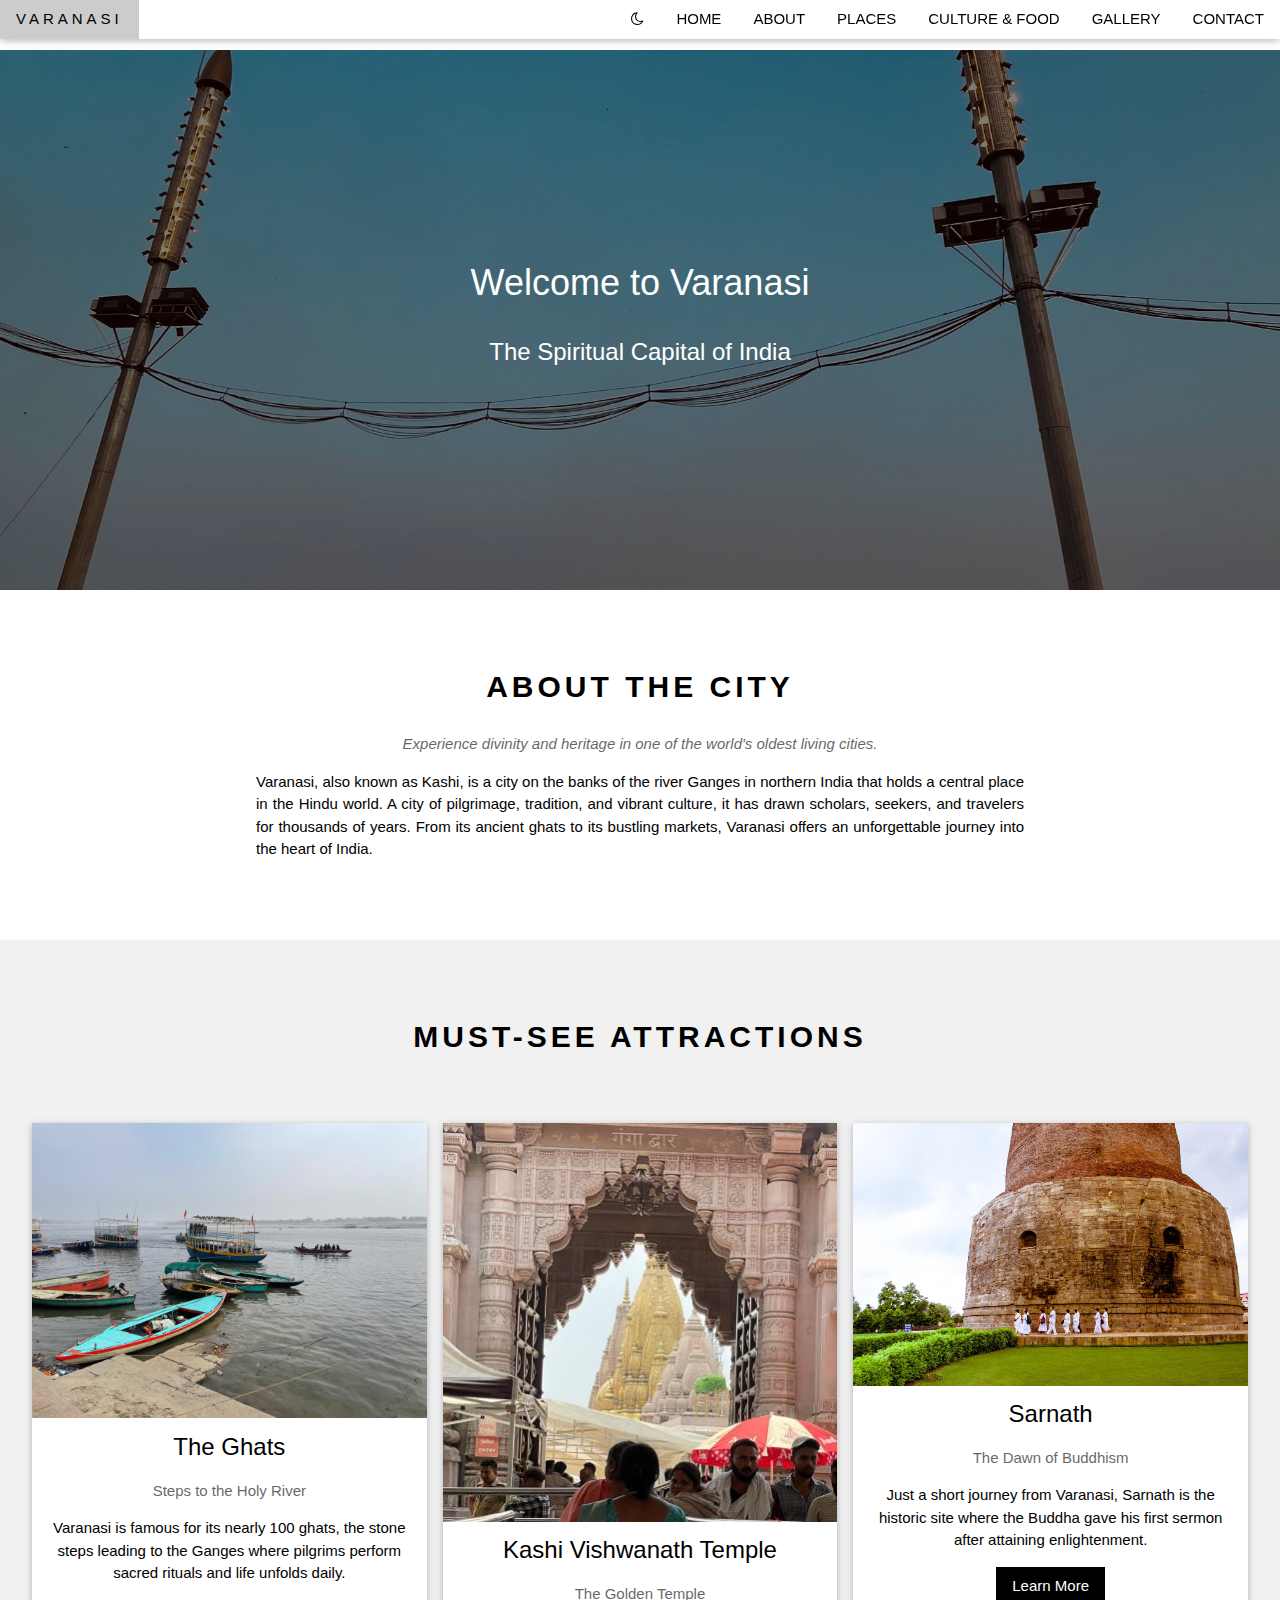
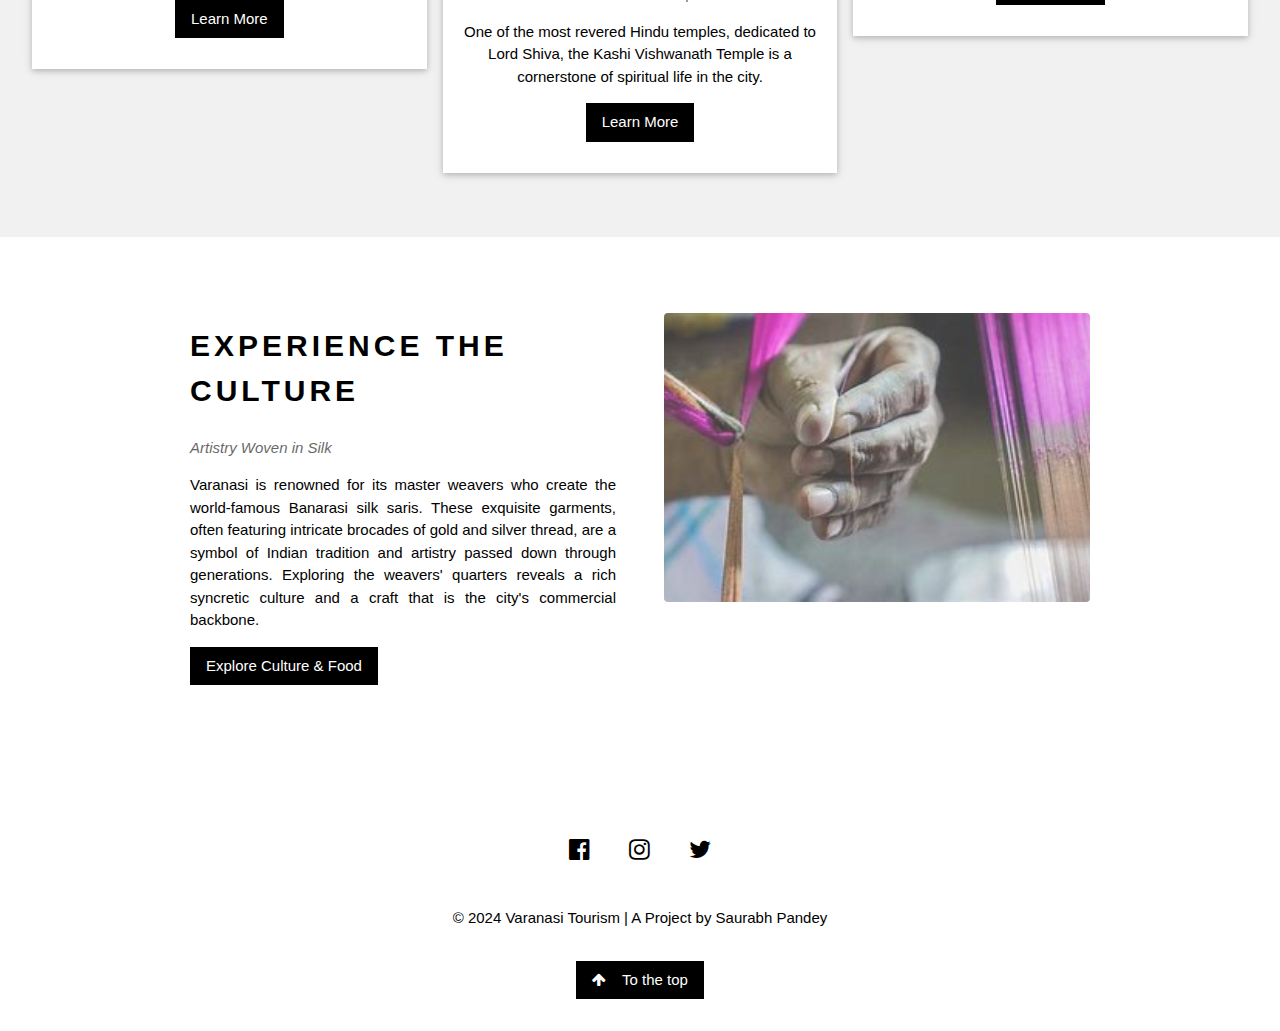
<file: index.html>
<!DOCTYPE html>
<html lang="en">
  <head>
    <meta charset="UTF--8" />
    <meta http-equiv="X-UA-Compatible" content="IE=edge" />
    <meta name="viewport" content="width=device-width, initial-scale=1.0" />
    <title>Varanasi Tourism - Welcome</title>
    <link rel="stylesheet" href="https://www.w3schools.com/w3css/4/w3.css" />
    <link rel="stylesheet" href="css/style.css" />
    <link rel="stylesheet" href="https://cdnjs.cloudflare.com/ajax/libs/font-awesome/4.7.0/css/font-awesome.min.css">
  </head>
  <body>
    <!-- Navigation Bar -->
    <div class="w3-top">
      <div class="w3-bar w3-white w3-card" id="myNavbar">
        <a href="index.html" class="w3-bar-item w3-button w3-wide">VARANASI</a>
        <div class="w3-right w3-hide-small">
          <a href="index.html" class="w3-bar-item w3-button">HOME</a>
          <a href="about.html" class="w3-bar-item w3-button">ABOUT</a>
          <a href="places.html" class="w3-bar-item w3-button">PLACES</a>
          <a href="culture.html" class="w3-bar-item w3-button">CULTURE & FOOD</a>
          <a href="gallery.html" class="w3-bar-item w3-button">GALLERY</a>
          <a href="contact.html" class="w3-bar-item w3-button">CONTACT</a>
        </div>
        <a href="javascript:void(0)" class="w3-bar-item w3-button w3-right" onclick="toggleTheme()">
          <i class="fa fa-moon-o" id="theme-icon"></i>
        </a>
        <a href="javascript:void(0)" class="w3-bar-item w3-button w3-right w3-hide-large w3-hide-medium" onclick="toggleMenu()">
          <i class="fa fa-bars"></i>
        </a>
      </div>
    </div>

    <!-- Navbar on small screens (collapsible) -->
    <div id="navDemo" class="w3-bar-block w3-white w3-hide w3-hide-large w3-hide-medium w3-top" style="margin-top: 46px">
      <a href="index.html" class="w3-bar-item w3-button w3-padding-large">HOME</a>
      <a href="about.html" class="w3-bar-item w3-button w3-padding-large">ABOUT</a>
      <a href="places.html" class="w3-bar-item w3-button w3-padding-large">PLACES</a>
      <a href="culture.html" class="w3-bar-item w3-button w3-padding-large">CULTURE & FOOD</a>
      <a href="gallery.html" class="w3-bar-item w3-button w3-padding-large">GALLERY</a>
      <a href="contact.html" class="w3-bar-item w3-button w3-padding-large">CONTACT</a>
    </div>

    <!-- Main Page Content -->
    <main>
      <!-- Hero Section with Background Image -->
      <header class="hero-image w3-display-container w3-center">
        <div class="hero-text">
          <h1 class="w3-xxlarge">Welcome to Varanasi</h1>
          <p class="w3-xlarge">The Spiritual Capital of India</p>
        </div>
      </header>

      <!-- Introduction Section -->
      <section class="w3-container w3-content w3-padding-64" style="max-width: 800px">
        <h2 class="w3-wide w3-center">ABOUT THE CITY</h2>
        <p class="w3-opacity w3-center"><i>Experience divinity and heritage in one of the world's oldest living cities.</i></p>
        <p class="w3-justify">
          Varanasi, also known as Kashi, is a city on the banks of the river Ganges in northern India that holds a central place in the Hindu world. A city of pilgrimage, tradition, and vibrant culture, it has drawn scholars, seekers, and travelers for thousands of years. From its ancient ghats to its bustling markets, Varanasi offers an unforgettable journey into the heart of India.
        </p>
      </section>

      <!-- Must-See Attractions Section -->
      <section class="w3-container w3-light-grey w3-padding-64">
        <h2 class="w3-wide w3-center">MUST-SEE ATTRACTIONS</h2>
        <div class="w3-row-padding w3-center" style="margin-top:64px">
          
          <div class="w3-third">
            <div class="w3-card w3-white">
              <img src="images/ghat.jpg" alt="The Ghats" style="width:100%">
              <div class="w3-container">
                <h3>The Ghats</h3>
                <p class="w3-opacity">Steps to the Holy River</p>
                <p>Varanasi is famous for its nearly 100 ghats, the stone steps leading to the Ganges where pilgrims perform sacred rituals and life unfolds daily.</p>
                <p><a href="places.html" class="w3-button w3-black w3-margin-bottom">Learn More</a></p>
              </div>
            </div>
          </div>

          <div class="w3-third">
            <div class="w3-card w3-white">
              <img src="images/vishwanath-ji.jpg" alt="Kashi Vishwanath" style="width:100%">
              <div class="w3-container">
                <h3>Kashi Vishwanath Temple</h3>
                <p class="w3-opacity">The Golden Temple</p>
                <p>One of the most revered Hindu temples, dedicated to Lord Shiva, the Kashi Vishwanath Temple is a cornerstone of spiritual life in the city.</p>
                <p><a href="places.html" class="w3-button w3-black w3-margin-bottom">Learn More</a></p>
              </div>
            </div>
          </div>

          <div class="w3-third">
            <div class="w3-card w3-white">
              <img src="images/sarnath.jpg" alt="Sarnath" style="width:100%">
              <div class="w3-container">
                <h3>Sarnath</h3>
                <p class="w3-opacity">The Dawn of Buddhism</p>
                <p>Just a short journey from Varanasi, Sarnath is the historic site where the Buddha gave his first sermon after attaining enlightenment.</p>
                <p><a href="places.html" class="w3-button w3-black w3-margin-bottom">Learn More</a></p>
              </div>
            </div>
          </div>

        </div>
      </section>

      <!-- Experience Culture Section -->
      <section class="w3-container w3-content w3-padding-64">
          <div class="w3-row">
              <div class="w3-col m6 w3-padding-large">
                 <h2 class="w3-wide">EXPERIENCE THE CULTURE</h2>
                 <p class="w3-opacity"><i>Artistry Woven in Silk</i></p>
                 <p class="w3-justify">Varanasi is renowned for its master weavers who create the world-famous Banarasi silk saris. These exquisite garments, often featuring intricate brocades of gold and silver thread, are a symbol of Indian tradition and artistry passed down through generations. Exploring the weavers' quarters reveals a rich syncretic culture and a craft that is the city's commercial backbone.</p>
                 <p><a href="culture.html" class="w3-button w3-black">Explore Culture & Food</a></p>
              </div>
              <div class="w3-col m6 w3-padding-large w3-hide-small">
                 <img src="images/weavers.jpeg" class="w3-round w3-image w3-opacity-min" alt="Banarasi Silk" style="width:100%">
              </div>
          </div>
      </section>

    </main>

    <footer class="w3-container w3-padding-32 w3-center">
    <div class="w3-xlarge w3-padding-16">
        <!-- Social Media Icons for the Website -->
        <a href="#" class="w3-button w3-hover-opacity" title="Facebook"><i class="fa fa-facebook-official"></i></a>
        <a href="#" class="w3-button w3-hover-opacity" title="Instagram"><i class="fa fa-instagram"></i></a>
        <a href="#" class="w3-button w3-hover-opacity" title="Twitter"><i class="fa fa-twitter"></i></a>
    </div>
    <p>&copy; 2024 Varanasi Tourism | A Project by Saurabh Pandey</p>
    <a href="#" class="w3-button w3-black w3-margin-top"><i class="fa fa-arrow-up w3-margin-right"></i>To the top</a>
</footer>
    
    <script src="js/script.js"></script>
    <script>
      document.addEventListener('DOMContentLoaded', applySavedTheme);
      function toggleMenu() {
        var x = document.getElementById("navDemo");
        if (x.className.indexOf("w3-show") == -1) { x.className += " w3-show"; } 
        else { x.className = x.className.replace(" w3-show", ""); }
      }
    </script>
  </body>
</html>
</file>
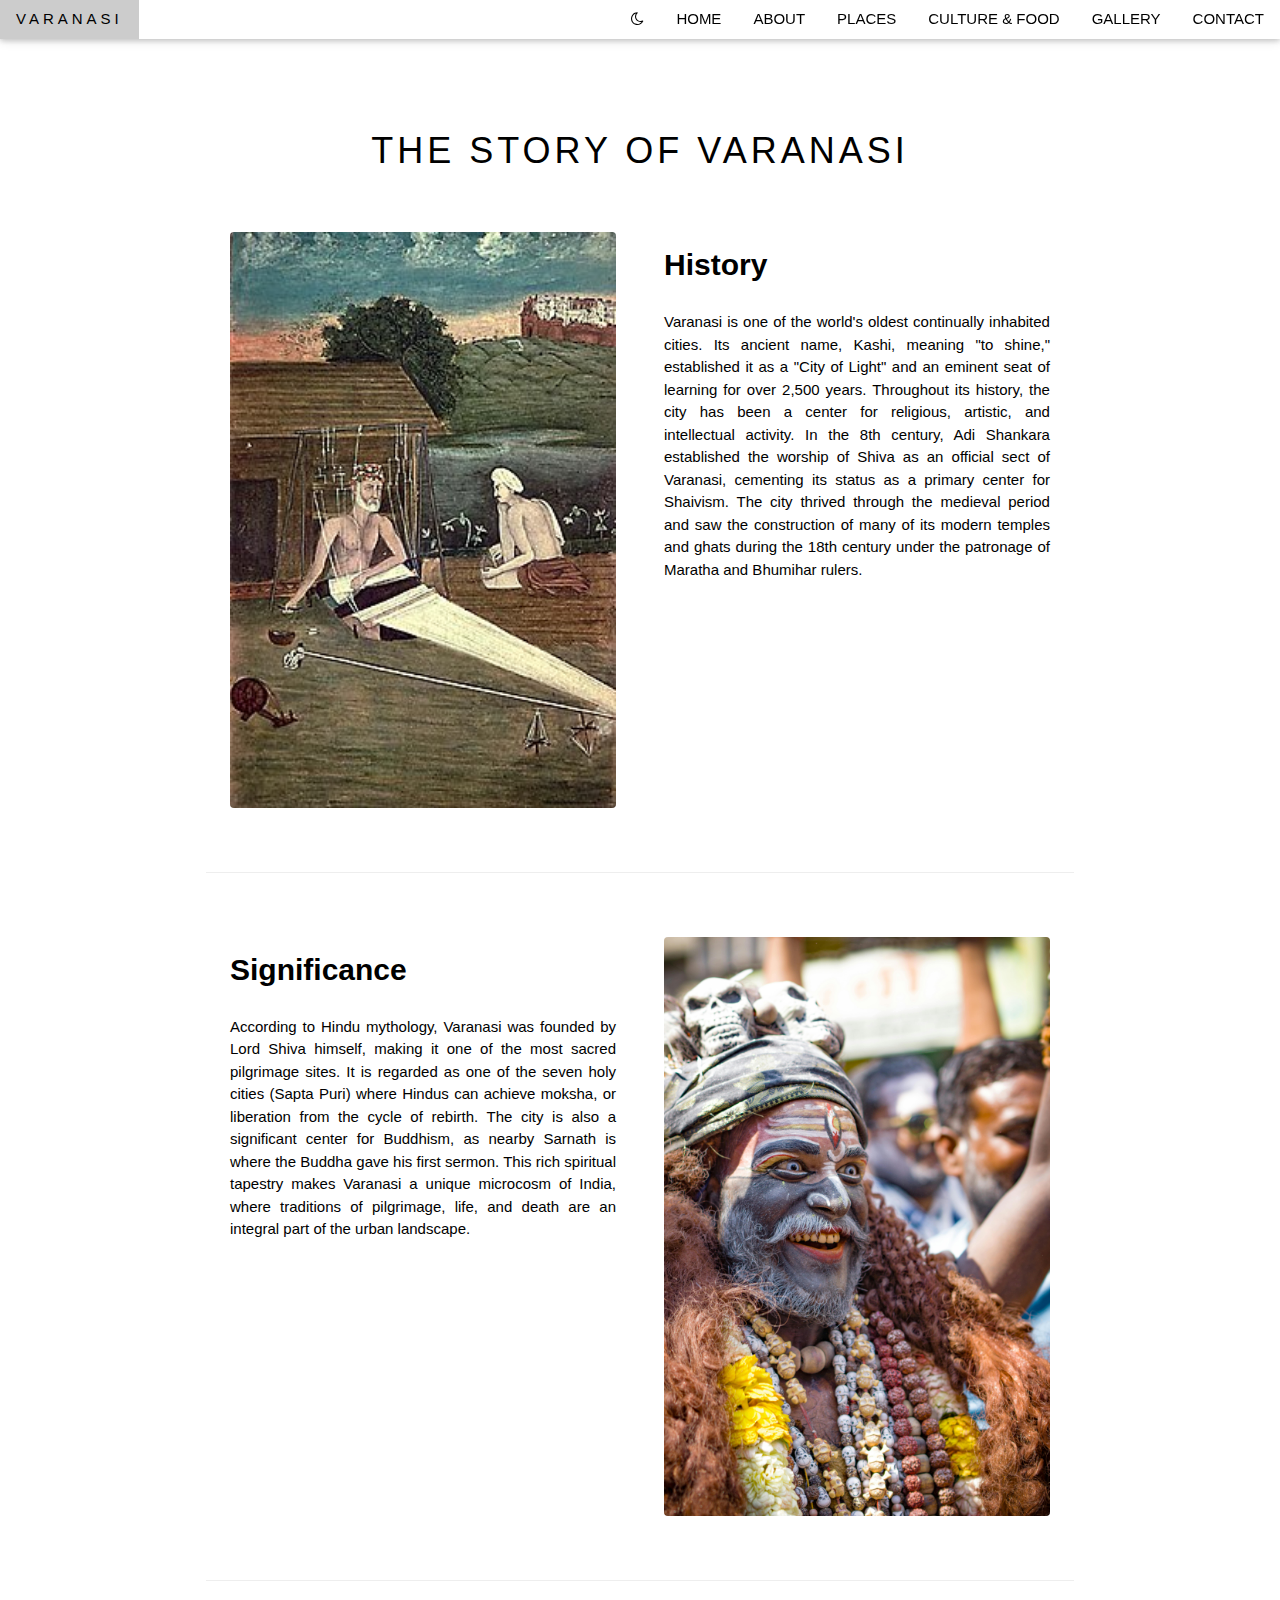
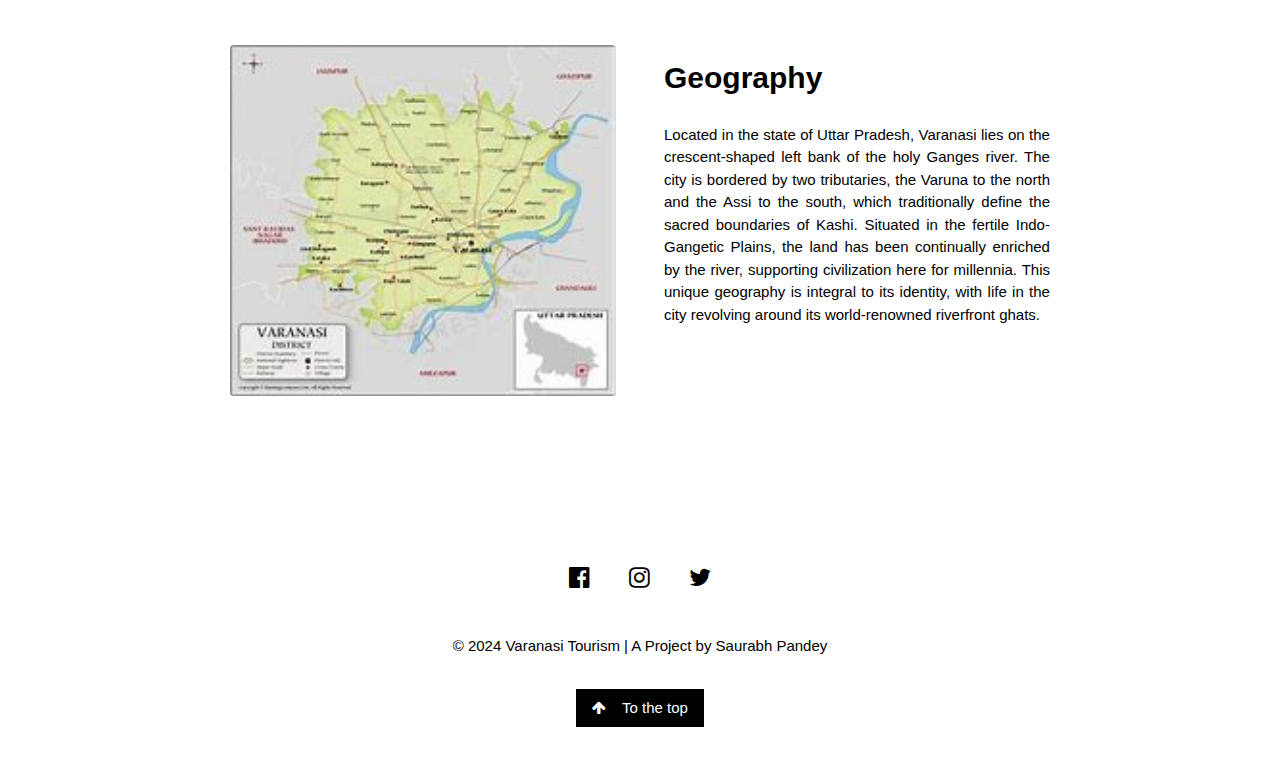
<file: about.html>
<!DOCTYPE html>
<html lang="en">
<head>
    <meta charset="UTF-8">
    <meta http-equiv="X-UA-Compatible" content="IE=edge">
    <meta name="viewport" content="width=device-width, initial-scale=1.0">
    <title>About Varanasi - Varanasi Tourism</title>
    <link rel="stylesheet" href="https://www.w3schools.com/w3css/4/w3.css">
    <link rel="stylesheet" href="css/style.css">
    <link rel="stylesheet" href="https://cdnjs.cloudflare.com/ajax/libs/font-awesome/4.7.0/css/font-awesome.min.css">
</head>
<body>

    <div class="w3-top">
      <div class="w3-bar w3-white w3-card" id="myNavbar">
        <a href="index.html" class="w3-bar-item w3-button w3-wide">VARANASI</a>
        <div class="w3-right w3-hide-small">
          <a href="index.html" class="w3-bar-item w3-button">HOME</a>
          <a href="about.html" class="w3-bar-item w3-button">ABOUT</a>
          <a href="places.html" class="w3-bar-item w3-button">PLACES</a>
          <a href="culture.html" class="w3-bar-item w3-button">CULTURE & FOOD</a>
          <a href="gallery.html" class="w3-bar-item w3-button">GALLERY</a>
          <a href="contact.html" class="w3-bar-item w3-button">CONTACT</a>
        </div>
        <a href="javascript:void(0)" class="w3-bar-item w3-button w3-right" onclick="toggleTheme()">
            <i class="fa fa-moon-o" id="theme-icon"></i>
        </a>
        <a href="javascript:void(0)" class="w3-bar-item w3-button w3-right w3-hide-large w3-hide-medium" onclick="toggleMenu()">
          <i class="fa fa-bars"></i>
        </a>
      </div>
    </div>

    <div id="navDemo" class="w3-bar-block w3-white w3-hide w3-hide-large w3-hide-medium w3-top" style="margin-top: 46px">
      <a href="index.html" class="w3-bar-item w3-button w3-padding-large">HOME</a>
      <a href="about.html" class="w3-bar-item w3-button w3-padding-large">ABOUT</a>
      <a href="places.html" class="w3-bar-item w3-button w3-padding-large">PLACES</a>
      <a href="culture.html" class="w3-bar-item w3-button w3-padding-large">CULTURE & FOOD</a>
      <a href="gallery.html" class="w3-bar-item w3-button w3-padding-large">GALLERY</a>
      <a href="contact.html" class="w3-bar-item w3-button w3-padding-large">CONTACT</a>
    </div>

    <main class="w3-container w3-content w3-padding-64" style="max-width:900px">
        <h1 class="w3-center w3-wide">THE STORY OF VARANASI</h1>
        
        <div class="w3-row w3-padding-32">
            <div class="w3-col m6 w3-padding-large w3-hide-small">
               <img src="images/Kabir.jpg" class="w3-round w3-image" alt="Varanasi History" style="width:100%">
            </div>
            <div class="w3-col m6 w3-padding-large">
                <article>
                    <h2>History</h2>
                    <p class="w3-justify">Varanasi is one of the world's oldest continually inhabited cities. Its ancient name, Kashi, meaning "to shine," established it as a "City of Light" and an eminent seat of learning for over 2,500 years. Throughout its history, the city has been a center for religious, artistic, and intellectual activity. In the 8th century, Adi Shankara established the worship of Shiva as an official sect of Varanasi, cementing its status as a primary center for Shaivism. The city thrived through the medieval period and saw the construction of many of its modern temples and ghats during the 18th century under the patronage of Maratha and Bhumihar rulers.</p>
                </article>
            </div>
        </div>

        <hr>

        <div class="w3-row w3-padding-32">
            <div class="w3-col m6 w3-padding-large">
                <article>
                    <h2>Significance</h2>
                    <p class="w3-justify">According to Hindu mythology, Varanasi was founded by Lord Shiva himself, making it one of the most sacred pilgrimage sites. It is regarded as one of the seven holy cities (Sapta Puri) where Hindus can achieve moksha, or liberation from the cycle of rebirth. The city is also a significant center for Buddhism, as nearby Sarnath is where the Buddha gave his first sermon. This rich spiritual tapestry makes Varanasi a unique microcosm of India, where traditions of pilgrimage, life, and death are an integral part of the urban landscape.</p>
                </article>
            </div>
            <div class="w3-col m6 w3-padding-large w3-hide-small">
               <img src="images/sadhu.jpg" class="w3-round w3-image" alt="Varanasi Significance" style="width:100%">
            </div>
        </div>
        
        <hr>

        <div class="w3-row w3-padding-32">
            <div class="w3-col m6 w3-padding-large w3-hide-small">
               <img src="images/vns-map.jpeg" class="w3-round w3-image" alt="Varanasi Geography" style="width:100%">
            </div>
            <div class="w3-col m6 w3-padding-large">
                <article>
                    <h2>Geography</h2>
                    <p class="w3-justify">Located in the state of Uttar Pradesh, Varanasi lies on the crescent-shaped left bank of the holy Ganges river. The city is bordered by two tributaries, the Varuna to the north and the Assi to the south, which traditionally define the sacred boundaries of Kashi. Situated in the fertile Indo-Gangetic Plains, the land has been continually enriched by the river, supporting civilization here for millennia. This unique geography is integral to its identity, with life in the city revolving around its world-renowned riverfront ghats.</p>
                </article>
            </div>
        </div>

    </main>

    <footer class="w3-container w3-padding-32 w3-center">
    <div class="w3-xlarge w3-padding-16">
        <a href="#" class="w3-button w3-hover-opacity" title="Facebook"><i class="fa fa-facebook-official"></i></a>
        <a href="#" class="w3-button w3-hover-opacity" title="Instagram"><i class="fa fa-instagram"></i></a>
        <a href="#" class="w3-button w3-hover-opacity" title="Twitter"><i class="fa fa-twitter"></i></a>
    </div>
    <p>&copy; 2024 Varanasi Tourism | A Project by Saurabh Pandey</p>
    <a href="#" class="w3-button w3-black w3-margin-top"><i class="fa fa-arrow-up w3-margin-right"></i>To the top</a>
</footer>

    <script src="js/script.js"></script>
    <script>
      document.addEventListener('DOMContentLoaded', applySavedTheme);
      function toggleMenu() {
        var x = document.getElementById("navDemo");
        if (x.className.indexOf("w3-show") == -1) { x.className += " w3-show"; } 
        else { x.className = x.className.replace(" w3-show", ""); }
      }
    </script>
</body>
</html>
</file>
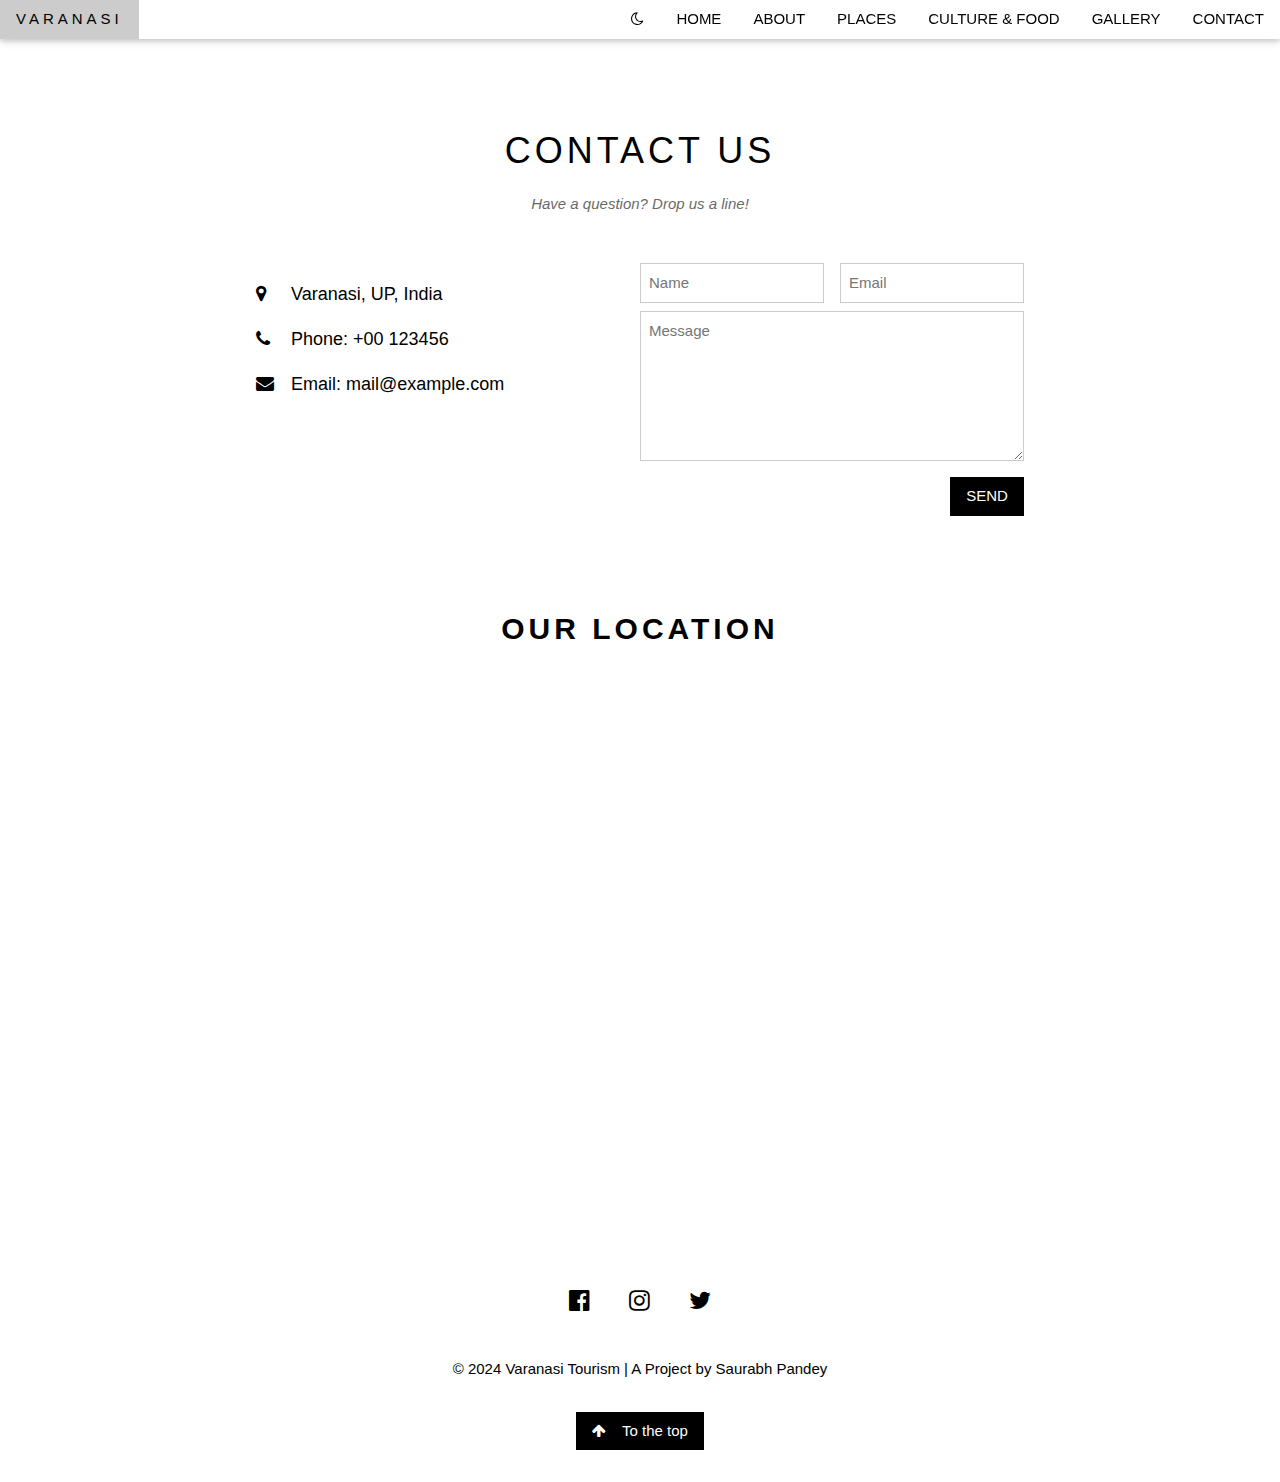
<file: contact.html>
<!DOCTYPE html>
<html lang="en">
<head>
    <meta charset="UTF-8">
    <meta http-equiv="X-UA-Compatible" content="IE=edge">
    <meta name="viewport" content="width=device-width, initial-scale=1.0">
    <title>Contact Us - Varanasi Tourism</title>
    <link rel="stylesheet" href="https://www.w3schools.com/w3css/4/w3.css">
    <link rel="stylesheet" href="css/style.css">
    <link rel="stylesheet" href="https://cdnjs.cloudflare.com/ajax/libs/font-awesome/4.7.0/css/font-awesome.min.css">
</head>
<body>

    <!-- Navigation Bar -->
    <div class="w3-top">
      <div class="w3-bar w3-white w3-card" id="myNavbar">
        <a href="index.html" class="w3-bar-item w3-button w3-wide">VARANASI</a>
        <div class="w3-right w3-hide-small">
          <a href="index.html" class="w3-bar-item w3-button">HOME</a>
          <a href="about.html" class="w3-bar-item w3-button">ABOUT</a>
          <a href="places.html" class="w3-bar-item w3-button">PLACES</a>
          <a href="culture.html" class="w3-bar-item w3-button">CULTURE & FOOD</a>
          <a href="gallery.html" class="w3-bar-item w3-button">GALLERY</a>
          <a href="contact.html" class="w3-bar-item w3-button">CONTACT</a>
        </div>
        <a href="javascript:void(0)" class="w3-bar-item w3-button w3-right" onclick="toggleTheme()">
            <i class="fa fa-moon-o" id="theme-icon"></i>
        </a>
        <a href="javascript:void(0)" class="w3-bar-item w3-button w3-right w3-hide-large w3-hide-medium" onclick="toggleMenu()">
          <i class="fa fa-bars"></i>
        </a>
      </div>
    </div>

    <!-- Navbar on small screens (collapsible) -->
    <div id="navDemo" class="w3-bar-block w3-white w3-hide w3-hide-large w3-hide-medium w3-top" style="margin-top: 46px">
      <a href="index.html" class="w3-bar-item w3-button w3-padding-large">HOME</a>
      <a href="about.html" class="w3-bar-item w3-button w3-padding-large">ABOUT</a>
      <a href="places.html" class="w3-bar-item w3-button w3-padding-large">PLACES</a>
      <a href="culture.html" class="w3-bar-item w3-button w3-padding-large">CULTURE & FOOD</a>
      <a href="gallery.html" class="w3-bar-item w3-button w3-padding-large">GALLERY</a>
      <a href="contact.html" class="w3-bar-item w3-button w3-padding-large">CONTACT</a>
    </div>

    <!-- Main Page Content -->
    <main class="w3-container w3-content w3-padding-64" style="max-width:800px">
        <h1 class="w3-center w3-wide">CONTACT US</h1>
        <p class="w3-center w3-opacity"><em>Have a question? Drop us a line!</em></p>

        <div class="w3-row w3-padding-32">
            <div class="w3-col m6 w3-large w3-margin-bottom">
                <p><i class="fa fa-map-marker" style="width:30px"></i> Varanasi, UP, India</p>
                <p><i class="fa fa-phone" style="width:30px"></i> Phone: +00 123456</p>
                <p><i class="fa fa-envelope" style="width:30px"> </i> Email: mail@example.com</p>
            </div>
            <div class="w3-col m6">
                <form id="contactForm" onsubmit="return validateForm()">
                    <div class="w3-row-padding" style="margin:0 -16px 8px -16px">
                        <div class="w3-half">
                            <input class="w3-input w3-border" type="text" placeholder="Name" required name="Name" id="name">
                        </div>
                        <div class="w3-half">
                            <input class="w3-input w3-border" type="email" placeholder="Email" required name="Email" id="email">
                        </div>
                    </div>
                    <textarea class="w3-input w3-border" placeholder="Message" required name="Message" id="message" style="height: 150px;"></textarea>
                    <button class="w3-button w3-black w3-section w3-right" type="submit">SEND</button>
                </form>
            </div>
        </div>
        
        <!-- Map Section -->
        <div class="w3-container w3-padding-32">
            <h2 class="w3-center w3-wide">OUR LOCATION</h2>
            <!-- This iframe embeds an interactive Google Map -->
            <iframe src="https://www.google.com/maps/embed?pb=!1m18!1m12!1m3!1d115420.2198182902!2d82.92116395350997!3d25.32098254922579!2m3!1f0!2f0!3f0!3m2!1i1024!2i768!4f13.1!3m3!1m2!1s0x398e2db5b24b062d%3A0x2570b69c7a65e648!2sVaranasi%2C%20Uttar%20Pradesh!5e0!3m2!1sen!2sin!4v1664548325992!5m2!1sen!2sin" 
                width="100%" height="450" style="border:0;" allowfullscreen="" loading="lazy"></iframe>
        </div>
    </main>

    <footer class="w3-container w3-padding-32 w3-center">
    <div class="w3-xlarge w3-padding-16">
        <!-- Social Media Icons for the Website -->
        <a href="#" class="w3-button w3-hover-opacity" title="Facebook"><i class="fa fa-facebook-official"></i></a>
        <a href="#" class="w3-button w3-hover-opacity" title="Instagram"><i class="fa fa-instagram"></i></a>
        <a href="#" class="w3-button w3-hover-opacity" title="Twitter"><i class="fa fa-twitter"></i></a>
    </div>
    <p>&copy; 2024 Varanasi Tourism | A Project by Saurabh Pandey</p>
    <a href="#" class="w3-button w3-black w3-margin-top"><i class="fa fa-arrow-up w3-margin-right"></i>To the top</a>
</footer>

    <script src="js/script.js"></script>
    <script>
      // The applySavedTheme function is now called from within script.js
      // . It ensures the saved theme is applied when the page loads.
      document.addEventListener('DOMContentLoaded', applySavedTheme);
      function toggleMenu() {
        var x = document.getElementById("navDemo");
        if (x.className.indexOf("w3-show") == -1) { x.className += " w3-show"; } 
        else { x.className = x.className.replace(" w3-show", ""); }
      }
    </script>
</body>
</html>
</file>
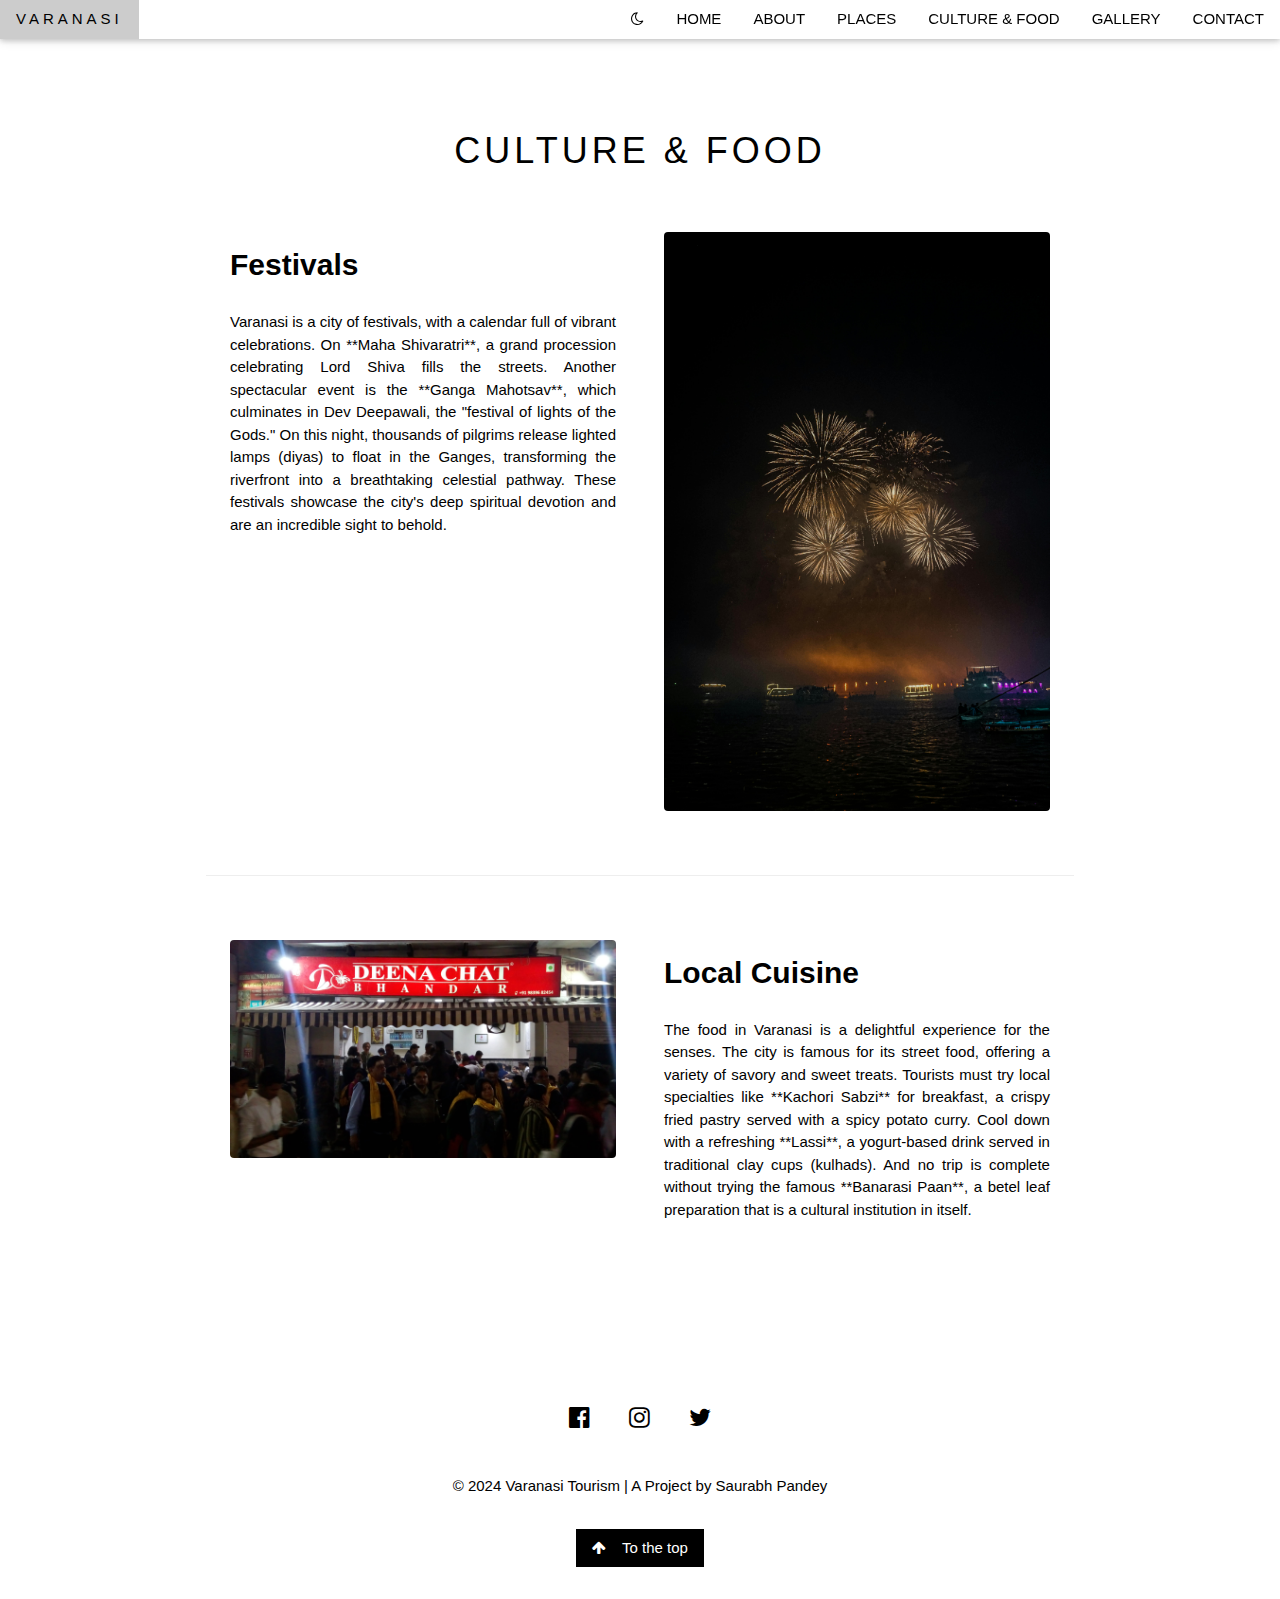
<file: culture.html>
<!DOCTYPE html>
<html lang="en">
<head>
    <meta charset="UTF-8">
    <meta http-equiv="X-UA-Compatible" content="IE=edge">
    <meta name="viewport" content="width=device-width, initial-scale=1.0">
    <title>Culture & Food - Varanasi Tourism</title>
    <link rel="stylesheet" href="https://www.w3schools.com/w3css/4/w3.css">
    <link rel="stylesheet" href="css/style.css">
    <link rel="stylesheet" href="https://cdnjs.cloudflare.com/ajax/libs/font-awesome/4.7.0/css/font-awesome.min.css">
</head>
<body>

    <!-- Navigation Bar -->
    <div class="w3-top">
      <div class="w3-bar w3-white w3-card" id="myNavbar">
        <a href="index.html" class="w3-bar-item w3-button w3-wide">VARANASI</a>
        <div class="w3-right w3-hide-small">
          <a href="index.html" class="w3-bar-item w3-button">HOME</a>
          <a href="about.html" class="w3-bar-item w3-button">ABOUT</a>
          <a href="places.html" class="w3-bar-item w3-button">PLACES</a>
          <a href="culture.html" class="w3-bar-item w3-button">CULTURE & FOOD</a>
          <a href="gallery.html" class="w3-bar-item w3-button">GALLERY</a>
          <a href="contact.html" class="w3-bar-item w3-button">CONTACT</a>
        </div>
        <a href="javascript:void(0)" class="w3-bar-item w3-button w3-right" onclick="toggleTheme()">
            <i class="fa fa-moon-o" id="theme-icon"></i>
        </a>
        <a href="javascript:void(0)" class="w3-bar-item w3-button w3-right w3-hide-large w3-hide-medium" onclick="toggleMenu()">
          <i class="fa fa-bars"></i>
        </a>
      </div>
    </div>

    <!-- Navbar on small screens (collapsible) -->
    <div id="navDemo" class="w3-bar-block w3-white w3-hide w3-hide-large w3-hide-medium w3-top" style="margin-top: 46px">
      <a href="index.html" class="w3-bar-item w3-button w3-padding-large">HOME</a>
      <a href="about.html" class="w3-bar-item w3-button w3-padding-large">ABOUT</a>
      <a href="places.html" class="w3-bar-item w3-button w3-padding-large">PLACES</a>
      <a href="culture.html" class="w3-bar-item w3-button w3-padding-large">CULTURE & FOOD</a>
      <a href="gallery.html" class="w3-bar-item w3-button w3-padding-large">GALLERY</a>
      <a href="contact.html" class="w3-bar-item w3-button w3-padding-large">CONTACT</a>
    </div>

    <!-- Main Page Content -->
    <main class="w3-container w3-content w3-padding-64" style="max-width:900px">
        <h1 class="w3-center w3-wide">CULTURE & FOOD</h1>

        <div class="w3-row w3-padding-32">
            <div class="w3-col m6 w3-padding-large">
                <article>
                    <h2>Festivals</h2>
                    <p class="w3-justify">Varanasi is a city of festivals, with a calendar full of vibrant celebrations. On **Maha Shivaratri**, a grand procession celebrating Lord Shiva fills the streets. Another spectacular event is the **Ganga Mahotsav**, which culminates in Dev Deepawali, the "festival of lights of the Gods." On this night, thousands of pilgrims release lighted lamps (diyas) to float in the Ganges, transforming the riverfront into a breathtaking celestial pathway. These festivals showcase the city's deep spiritual devotion and are an incredible sight to behold.</p>
                </article>
            </div>
            <div class="w3-col m6 w3-padding-large w3-hide-small">
               <img src="images/dev-depawali.jpg" class="w3-round w3-image" alt="Varanasi Festivals" style="width:100%">
            </div>
        </div>

        <hr>

        <div class="w3-row w3-padding-32">
            <div class="w3-col m6 w3-padding-large w3-hide-small">
               <img src="images/dina-chat-bhandar.jpg" class="w3-round w3-image" alt="Varanasi Cuisine" style="width:100%">
            </div>
            <div class="w3-col m6 w3-padding-large">
                <article>
                    <h2>Local Cuisine</h2>
                    <p class="w3-justify">The food in Varanasi is a delightful experience for the senses. The city is famous for its street food, offering a variety of savory and sweet treats. Tourists must try local specialties like **Kachori Sabzi** for breakfast, a crispy fried pastry served with a spicy potato curry. Cool down with a refreshing **Lassi**, a yogurt-based drink served in traditional clay cups (kulhads). And no trip is complete without trying the famous **Banarasi Paan**, a betel leaf preparation that is a cultural institution in itself.</p>
                </article>
            </div>
        </div>
    </main>

    <footer class="w3-container w3-padding-32 w3-center">
    <div class="w3-xlarge w3-padding-16">
        <!-- Social Media Icons for the Website -->
        <a href="#" class="w3-button w3-hover-opacity" title="Facebook"><i class="fa fa-facebook-official"></i></a>
        <a href="#" class="w3-button w3-hover-opacity" title="Instagram"><i class="fa fa-instagram"></i></a>
        <a href="#" class="w3-button w3-hover-opacity" title="Twitter"><i class="fa fa-twitter"></i></a>
    </div>
    <p>&copy; 2024 Varanasi Tourism | A Project by Saurabh Pandey</p>
    <a href="#" class="w3-button w3-black w3-margin-top"><i class="fa fa-arrow-up w3-margin-right"></i>To the top</a>
</footer>

    <script src="js/script.js"></script>
    <script>
      document.addEventListener('DOMContentLoaded', applySavedTheme);
      function toggleMenu() {
        var x = document.getElementById("navDemo");
        if (x.className.indexOf("w3-show") == -1) { x.className += " w3-show"; } 
        else { x.className = x.className.replace(" w3-show", ""); }
      }
    </script>
</body>
</html>
</file>
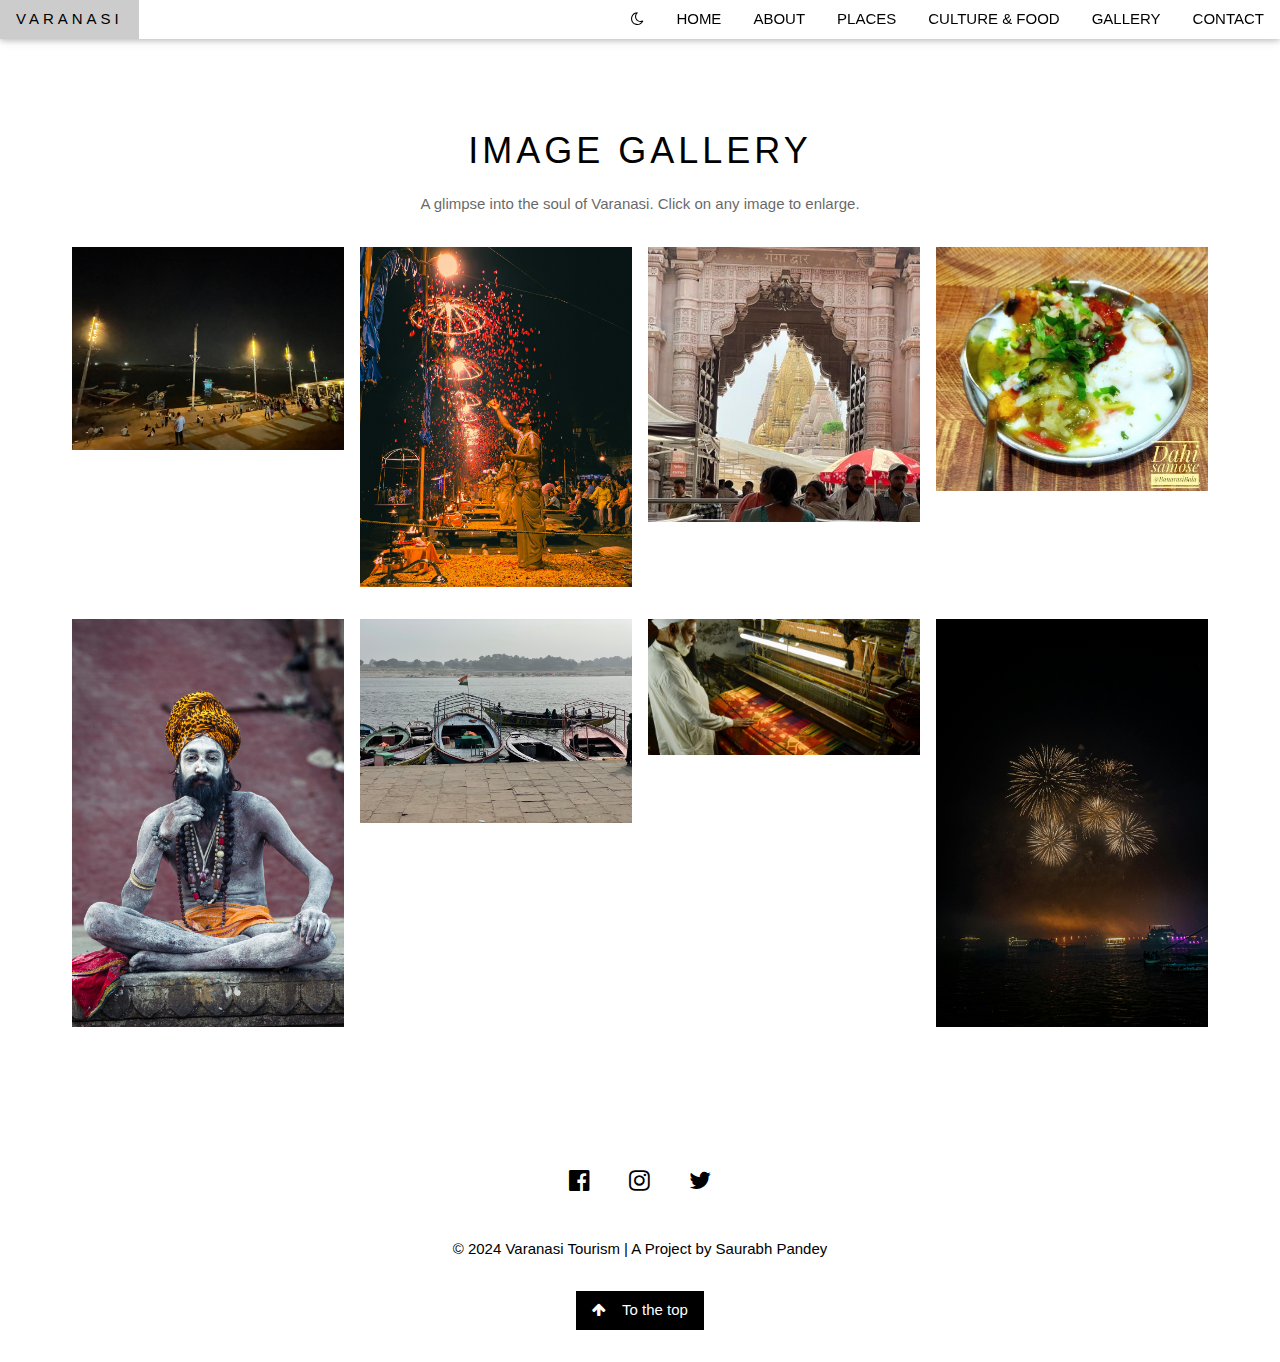
<file: gallery.html>
<!DOCTYPE html>
<html lang="en">
<head>
    <meta charset="UTF-8">
    <meta http-equiv="X-UA-Compatible" content="IE=edge">
    <meta name="viewport" content="width=device-width, initial-scale=1.0">
    <title>Image Gallery - Varanasi Tourism</title>
    <link rel="stylesheet" href="https://www.w3schools.com/w3css/4/w3.css">
    <link rel="stylesheet" href="css/style.css">
    <link rel="stylesheet" href="https://cdnjs.cloudflare.com/ajax/libs/font-awesome/4.7.0/css/font-awesome.min.css">
    <style>
        /* Add some custom styles for the gallery */
        .gallery-img {
            cursor: pointer;
            transition: 0.3s;
        }
        .gallery-img:hover {
            opacity: 0.7;
        }
        /* Style for the modal */
        .w3-modal-content {
            max-width: 800px;
        }
    </style>
</head>
<body>

    <!-- Navigation Bar -->
    <div class="w3-top">
      <div class="w3-bar w3-white w3-card" id="myNavbar">
        <a href="index.html" class="w3-bar-item w3-button w3-wide">VARANASI</a>
        <div class="w3-right w3-hide-small">
          <a href="index.html" class="w3-bar-item w3-button">HOME</a>
          <a href="about.html" class="w3-bar-item w3-button">ABOUT</a>
          <a href="places.html" class="w3-bar-item w3-button">PLACES</a>
          <a href="culture.html" class="w3-bar-item w3-button">CULTURE & FOOD</a>
          <a href="gallery.html" class="w3-bar-item w3-button">GALLERY</a>
          <a href="contact.html" class="w3-bar-item w3-button">CONTACT</a>
        </div>
        <a href="javascript:void(0)" class="w3-bar-item w3-button w3-right" onclick="toggleTheme()">
            <i class="fa fa-moon-o" id="theme-icon"></i>
        </a>
        <a href="javascript:void(0)" class="w3-bar-item w3-button w3-right w3-hide-large w3-hide-medium" onclick="toggleMenu()">
          <i class="fa fa-bars"></i>
        </a>
      </div>
    </div>

    <!-- Navbar on small screens (collapsible) -->
    <div id="navDemo" class="w3-bar-block w3-white w3-hide w3-hide-large w3-hide-medium w3-top" style="margin-top: 46px">
      <a href="index.html" class="w3-bar-item w3-button w3-padding-large">HOME</a>
      <a href="about.html" class="w3-bar-item w3-button w3-padding-large">ABOUT</a>
      <a href="places.html" class="w3-bar-item w3-button w3-padding-large">PLACES</a>
      <a href="culture.html" class="w3-bar-item w3-button w3-padding-large">CULTURE & FOOD</a>
      <a href="gallery.html" class="w3-bar-item w3-button w3-padding-large">GALLERY</a>
      <a href="contact.html" class="w3-bar-item w3-button w3-padding-large">CONTACT</a>
    </div>

    <!-- Main Page Content -->
    <main class="w3-container w3-content w3-padding-64" style="max-width:1200px">
        <h1 class="w3-center w3-wide">IMAGE GALLERY</h1>
        <p class="w3-center w3-opacity">A glimpse into the soul of Varanasi. Click on any image to enlarge.</p>

        <!-- Image Grid -->
        <div class="w3-row-padding w3-padding-16 w3-center">
            <div class="w3-quarter">
                <img src="images/ghats-vns.jpg" style="width:100%" alt="Ghats of Varanasi" class="gallery-img" onclick="openModal(this)">
            </div>
            <div class="w3-quarter">
                <img src="images/ganga-aarti.jpg" style="width:100%" alt="Evening Ganga Aarti" class="gallery-img" onclick="openModal(this)">
            </div>
            <div class="w3-quarter">
                <img src="images/vishwanath-ji.jpg" style="width:100%" alt="Temples" class="gallery-img" onclick="openModal(this)">
            </div>
            <div class="w3-quarter">
                <img src="images/foods.jpg" style="width:100%" alt="Local Cuisine" class="gallery-img" onclick="openModal(this)">
            </div>
        </div>
        
        <div class="w3-row-padding w3-padding-16 w3-center">
            <div class="w3-quarter">
                <img src="images/baba.jpg" style="width:100%" alt="Sadhus" class="gallery-img" onclick="openModal(this)">
            </div>
            <div class="w3-quarter">
                <img src="images/boats.jpg" style="width:100%" alt="Boats on Ganges" class="gallery-img" onclick="openModal(this)">
            </div>
            <div class="w3-quarter">
                <img src="images/silk-wiever.jpeg" style="width:100%" alt="Banarasi Silk Weaving" class="gallery-img" onclick="openModal(this)">
            </div>
            <div class="w3-quarter">
                <img src="images/dev-depawali.jpg" style="width:100%" alt="Dev Deepawali Festival" class="gallery-img" onclick="openModal(this)">
            </div>
        </div>
    </main>

    <!-- The Modal (Lightbox) -->
    <div id="imageModal" class="w3-modal w3-black" onclick="this.style.display='none'">
        <span class="w3-button w3-xxlarge w3-black w3-padding-large w3-display-topright" title="Close Modal Image">&times;</span>
        <div class="w3-modal-content w3-animate-zoom w3-center w3-transparent w3-padding-64">
            <img id="modalImage" class="w3-image">
            <p id="caption" class="w3-opacity w3-large"></p>
        </div>
    </div>

    <footer class="w3-container w3-padding-32 w3-center">
    <div class="w3-xlarge w3-padding-16">
        <!-- Social Media Icons for the Website -->
        <a href="#" class="w3-button w3-hover-opacity" title="Facebook"><i class="fa fa-facebook-official"></i></a>
        <a href="#" class="w3-button w3-hover-opacity" title="Instagram"><i class="fa fa-instagram"></i></a>
        <a href="#" class="w3-button w3-hover-opacity" title="Twitter"><i class="fa fa-twitter"></i></a>
    </div>
    <p>&copy; 2024 Varanasi Tourism | A Project by Saurabh Pandey</p>
    <a href="#" class="w3-button w3-black w3-margin-top"><i class="fa fa-arrow-up w3-margin-right"></i>To the top</a>
</footer>

    <script src="js/script.js"></script>
    <script>
      // The applySavedTheme function is now called from within script.js
      //It ensures the saved theme is applied when the page loads.
      document.addEventListener('DOMContentLoaded', applySavedTheme);
      function toggleMenu() {
        var x = document.getElementById("navDemo");
        if (x.className.indexOf("w3-show") == -1) { x.className += " w3-show"; } 
        else { x.className = x.className.replace(" w3-show", ""); }
      }

      // JavaScript for the Image Modal
      function openModal(element) {
        document.getElementById("modalImage").src = element.src;
        document.getElementById("imageModal").style.display = "block";
        document.getElementById("caption").innerHTML = element.alt;
      }
    </script>
</body>
</html>
</file>
<file: css/style.css>
body, h1, h2, h3, h4, h5, h6 {
  font-family: "Verdana", sans-serif;
}

body {
  margin-top: 50px;
  transition: background-color 0.3s, color 0.3s;
}

.theme-color {
  color: #fff !important;
  background-color: #ff9800 !important;
}

.w3-content {
  padding-top: 32px;
  padding-bottom: 32px;
}

h2 {
  font-weight: 600;
  margin-bottom: 24px;
}

.w3-button {
  transition: background-color 0.3s ease;
}

hr {
  border: 0;
  border-top: 1px solid #eee;
  margin: 20px 0;
}

.hero-image {
  background-image: linear-gradient(rgba(0, 0, 0, 0.5), rgba(0, 0, 0, 0.5)), url("images/heroimage.jpg");
  height: 60vh;
  background-position: center;
  background-repeat: no-repeat;
  background-size: cover;
  position: relative;
}

.hero-text {
  text-align: center;
  position: absolute;
  top: 50%;
  left: 50%;
  transform: translate(-50%, -50%);
  color: white;
}

body.dark-mode {
  background-color: #121212;
  color: #e0e0e0;
}

.dark-mode .w3-white,
.dark-mode .w3-card {
  background-color: #1e1e1e !important;
  color: #e0e0e0 !important;
}

.dark-mode .w3-light-grey {
    background-color: #2c2c2c !important;
}

.dark-mode .w3-button:not(.w3-black) {
    color: #e0e0e0 !important;
}

.dark-mode .w3-button:hover {
    background-color: #333 !important;
}

.dark-mode .w3-border {
  border-color: #444 !important;
}

.dark-mode .w3-input {
  background-color: #333 !important;
  color: #e0e0e0 !important;
}

.dark-mode .w3-opacity {
  color: #aaa !important;
}

.dark-mode hr {
  border-top: 1px solid
}
</file>
